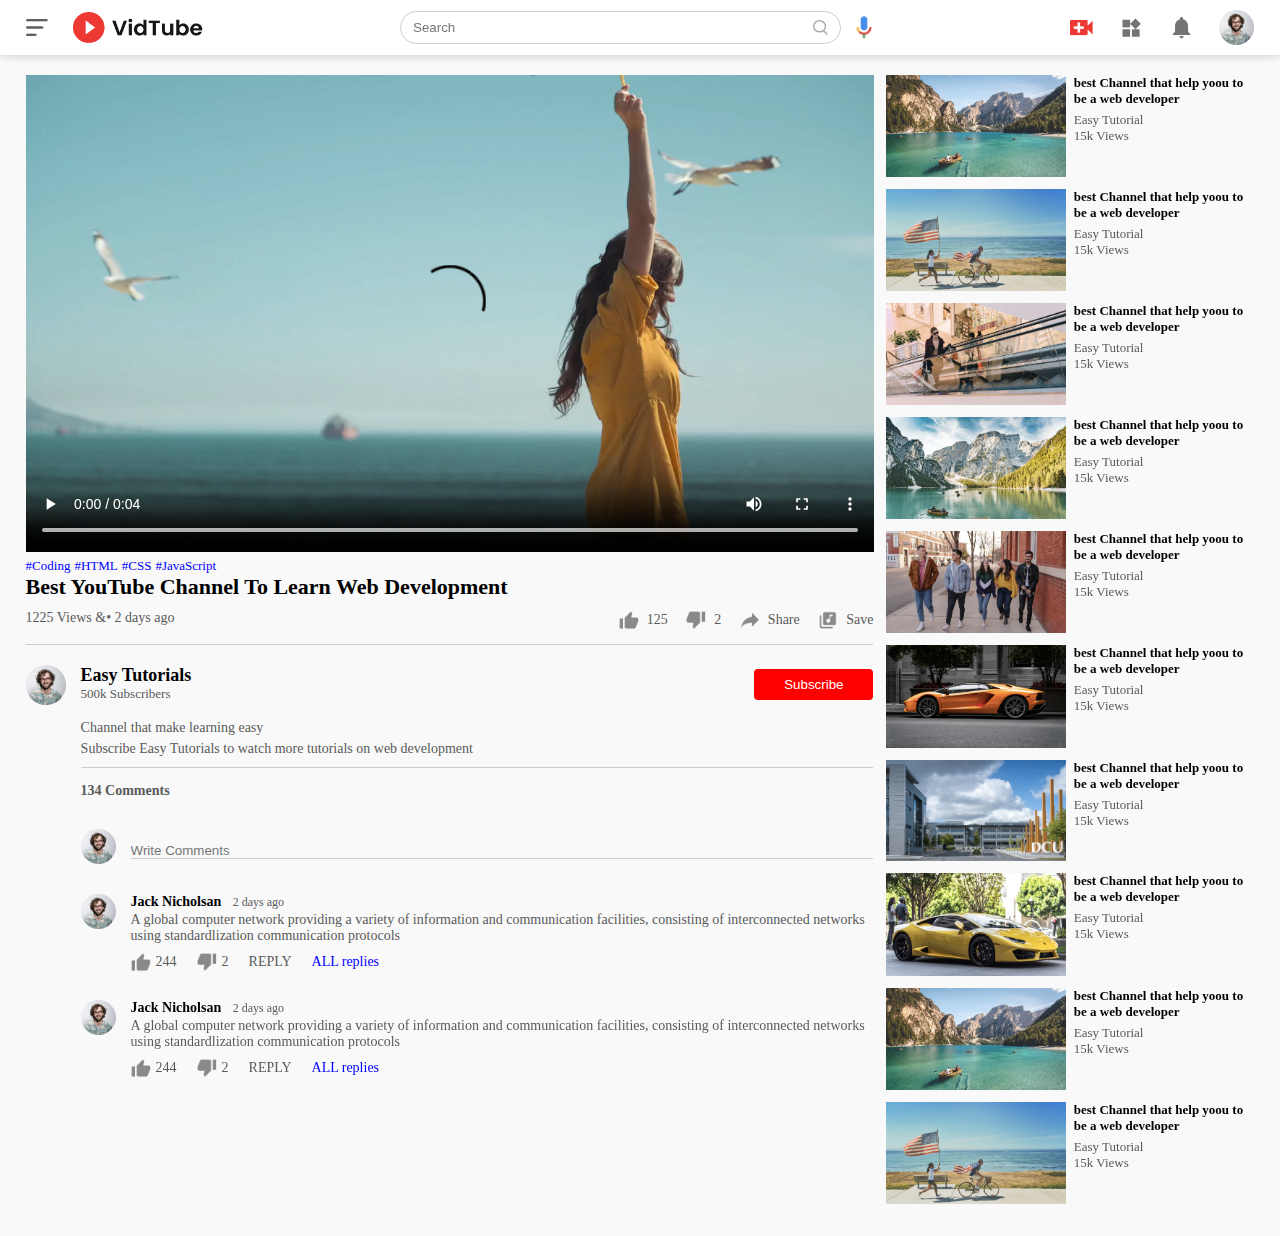
<file: play-video.html>
<!DOCTYPE html>
<html lang="en">
<head>
    <meta charset="UTF-8">
    <meta name="viewport" content="width=device-width, initial-scale=1.0">
    <title>Play Video</title>
    <link rel="stylesheet" href="style.css">
</head>
<body>
    <nav class="flex-div">
        <div class="nav-left flex-div">
            <img src="images/menu.png" class="menu-icon">
            <img src="images/logo.png" class="logo">
        </div>
        <div class="nav-middle flex-div">
            <div class="search-box flex-div">
                <input type="text" placeholder="Search">
                <img src="images/search.png">
            </div>
            <img src="images/voice-search.png" class="mic-icon">
        </div>
        <div class="nav-right flex-div">
            <img src="images/upload.png">
            <img src="images/more.png">
            <img src="images/notification.png">
            <img src="images/Jack.png" class="user-icon" >
        </div>
    </nav>


    <div class="container play-container">
        <div class="row">
            <div class="play-video">
                <video controls autoplay >
                    <source src="images/video.mp4" type="video/mp4">
                </video>

                <div class="tags">
                    <a href="">#Coding</a> <a href="">#HTML</a> <a href="">#CSS</a> <a href="">#JavaScript</a>
                </div>
                <h3>Best YouTube Channel To Learn Web Development</h3>
                <div class="play-video-info">
                    <p>1225 Views &&bull; 2 days ago</p>
                <div>
                    <a href=""><img src="images/like.png">125</a>
                    <a href=""><img src="images/dislike.png">2</a>
                    <a href=""><img src="images/share.png">Share</a>
                    <a href=""><img src="images/save.png">Save</a>
                </div>
            </div>
            <hr>

            <div class="publisher">
                <img src="images/Jack.png">
                <div>
                    <p>Easy Tutorials</p>
                    <span>500k Subscribers</span>
                </div>
                <button type="button">Subscribe</button>
            </div>
                
            <div class="vid-descrition">
                <p>Channel that make learning easy</p>
                <p>Subscribe Easy Tutorials to watch more tutorials on web development</p>
                <hr>
                <h4>134 Comments</h4>



                <div class="add-comment">
                    <img src="images/Jack.png">
                    <input type="text" placeholder="Write Comments">
                </div>


                <div class="old-comment">
                    <img src="images/Jack.png">
                    <div>
                        <h3>Jack Nicholsan <span>2 days ago</span></h3>
                        <p>A global computer network providing a variety of information and communication facilities, consisting of interconnected networks using standardlization communication protocols</p>
                        <div class="comment-action">
                            <img src="images/like.png">
                            <span>244</span>
                            <img src="images/dislike.png" alt="">
                            <span>2</span>
                            <span>REPLY</span>
                            <a href="">ALL replies</a>
                        </div>
                    </div>
                </div>

                <div class="old-comment">
                    <img src="images/Jack.png">
                    <div>
                        <h3>Jack Nicholsan <span>2 days ago</span></h3>
                        <p>A global computer network providing a variety of information and communication facilities, consisting of interconnected networks using standardlization communication protocols</p>
                        <div class="comment-action">
                            <img src="images/like.png">
                            <span>244</span>
                            <img src="images/dislike.png" alt="">
                            <span>2</span>
                            <span>REPLY</span>
                            <a href="">ALL replies</a>
                        </div>
                    </div>
                </div>


            </div>









            </div>
            <div class="right-sidebar">

                <div class="side-video-list">
                    <a href="" class="small-thumbnail"> <img src="images/thumbnail1.png"></a>
                    <div class="vid-info">
                        <a href="">best Channel that help yoou to be a web developer</a>
                        <p>Easy Tutorial</p>
                        <p>15k Views</p>
                    </div>
                </div>
                <div class="side-video-list">
                    <a href="" class="small-thumbnail"> <img src="images/thumbnail2.png"></a>
                    <div class="vid-info">
                        <a href="">best Channel that help yoou to be a web developer</a>
                        <p>Easy Tutorial</p>
                        <p>15k Views</p>
                    </div>
                </div>
                <div class="side-video-list">
                    <a href="" class="small-thumbnail"> <img src="images/thumbnail3.png"></a>
                    <div class="vid-info">
                        <a href="">best Channel that help yoou to be a web developer</a>
                        <p>Easy Tutorial</p>
                        <p>15k Views</p>
                    </div>
                </div>
                <div class="side-video-list">
                    <a href="" class="small-thumbnail"> <img src="images/thumbnail4.png"></a>
                    <div class="vid-info">
                        <a href="">best Channel that help yoou to be a web developer</a>
                        <p>Easy Tutorial</p>
                        <p>15k Views</p>
                    </div>
                </div>
                <div class="side-video-list">
                    <a href="" class="small-thumbnail"> <img src="images/thumbnail5.png"></a>
                    <div class="vid-info">
                        <a href="">best Channel that help yoou to be a web developer</a>
                        <p>Easy Tutorial</p>
                        <p>15k Views</p>
                    </div>
                </div>
                <div class="side-video-list">
                    <a href="" class="small-thumbnail"> <img src="images/thumbnail6.png"></a>
                    <div class="vid-info">
                        <a href="">best Channel that help yoou to be a web developer</a>
                        <p>Easy Tutorial</p>
                        <p>15k Views</p>
                    </div>
                </div>
                <div class="side-video-list">
                    <a href="" class="small-thumbnail"> <img src="images/thumbnail7.png"></a>
                    <div class="vid-info">
                        <a href="">best Channel that help yoou to be a web developer</a>
                        <p>Easy Tutorial</p>
                        <p>15k Views</p>
                    </div>
                </div>
                <div class="side-video-list">
                    <a href="" class="small-thumbnail"> <img src="images/thumbnail8.png"></a>
                    <div class="vid-info">
                        <a href="">best Channel that help yoou to be a web developer</a>
                        <p>Easy Tutorial</p>
                        <p>15k Views</p>
                    </div>
                </div>
                <div class="side-video-list">
                    <a href="" class="small-thumbnail"> <img src="images/thumbnail1.png"></a>
                    <div class="vid-info">
                        <a href="">best Channel that help yoou to be a web developer</a>
                        <p>Easy Tutorial</p>
                        <p>15k Views</p>
                    </div>
                </div>
                <div class="side-video-list">
                    <a href="" class="small-thumbnail"> <img src="images/thumbnail2.png"></a>
                    <div class="vid-info">
                        <a href="">best Channel that help yoou to be a web developer</a>
                        <p>Easy Tutorial</p>
                        <p>15k Views</p>
                    </div>
                </div>



            </div>
        </div>
    </div>


</body>
</html>
</file>
<file: style.css>
* {
    margin: 0;
    padding: 0;
    font-family: 'poppins' sans-serif;
    box-sizing: border-box;
}
a {
    text-decoration: none;
    color: #5a5a5a;
}
img {
    cursor: pointer;
}

/* Here start the main CSS */

.flex-div {
    display: flex;
    align-items: center;
}
nav {
    padding: 10px 2%;
    justify-content: space-between;
    box-shadow: 0 0 10px rgba(0, 0, 0, 0.2);
    background: #fff;
    position: sticky;
    top: 0;
    z-index: 10;
}
.nav-right img{
    width: 25px;
    margin-right: 25px;
}
.nav-right .user-icon {
    width: 35px;
    border-radius: 50%;
    margin-right: 0;
}

.nav-left .menu-icon {
    width: 22px;
    margin-right: 25px;
}
.nav-left .logo {
    width: 130px;
}

.nav-middle .mic-icon {
    width: 16px;
}
.nav-middle .search-box {
    border: 1px solid #ccc;
    margin-right: 15px;
    padding: 8px 12px;
    border-radius: 25px;
}
.nav-middle .search-box input {
    width: 400px;
    border: 0;
    outline: 0;
    background: transparent;
}
.nav-middle .search-box img {
    width: 15px;
}
/* Navigation CSS is completes */
/* ---------------------------------------Sidebar is started */

.sidebar {
    background: #fff;
    width: 15%;
    height: 100vh;
    position: fixed;
    top: 0;
    padding-left: 2%;
    padding-top: 80px;
}

.shortcut-links a img {
    width: 20px;
    margin-right: 20px;
}
.shortcut-links a {
    display: flex;
    align-items: center;
    margin-bottom: 20px;
    width: fit-content;
    flex-wrap: wrap;
}
.shortcut-links a:first-child {
    color: #ed3833;
}
.sidebar hr {
    border: 0;
    height: 1px;
    background: #ccc;
    width: 85%;
}

.subscribed-list h3 {
    font-size: 13px;
    margin: 20px 0;
    color: #5a5a5a;
}
.subscribed-list a {
    display: flex;
    align-items: center;
    margin-bottom: 20px;
    width: fit-content;
    flex-wrap: wrap;
}
.subscribed-list a img {
    width: 25px;
    border-radius: 50%;
    margin-right: 20px;
}

.small-sidebar {
    width: 5%;

}
.small-sidebar a p {
    display: none;
}
.small-sidebar h3 {
    display: none;
}
.small-sidebar hr {
    width: 50%;
    margin-bottom: 25px;
}
/* Main CSS Starting --------------------- */

.container {
    background: #f9f9f9;
    padding-left: 17%;
    padding-right: 2%;
    padding-top: 20px;
    padding-bottom: 20px;
}
.large-container {
    padding-left: 7%;
}



.banner {
    width: 100%;
}
.banner img {
    width: 100%;
    border-radius: 8px;
}

.list-cotainer {
    display: grid;
    grid-template-columns: repeat(auto-fit, minmax(250px, 1fr));
    grid-column-gap: 16px;
    grid-row-gap: 30px;
    margin-top: 15px;
}
.vid-list .thumbnail{
     width: 100%;
     border-radius: 5px;
}
.vid-list .flex-div {
    align-items: flex-start;
    margin-top: 7px;
}

.vid-list .flex-div img {
    width: 35px;
    margin-right: 10px;
    border-radius: 50%;
}
.vid-info {
    color: #5a5a5a;
    font-size: 13px;

}
.vid-info a {
    color: #000;
    font-weight: 600;
    display: block;
    margin-bottom: 5px;
}

@media (max-width: 900px) {
    .menu-icon {
        display: none;
    }
    .sidebar {
        display: none;
    }
    .container, .large-container {
        padding-left: 5%;
        padding-rightt: 5%;
    }
    .nav-right img {
        display: none;
    }
    .nav-right .user-icon{
        display: block;
        width: 30px;
    }
    .nav-middle .search-box input {
        width: 100px;
    }
    .nav-middle .mic-icon {
        display: none;
    }
    .logo {
        width: 90px;

    }
}


/* ------------------------------Play video page--------------------------- */

.play-container {
    padding-left: 2%;
}

.row {
    display: flex;
    justify-content: space-between;
    flex-wrap: wrap;
}
.play-video {
    flex-basis: 69%;
}
.right-sidebar {
    flex-basis: 30%;
}
.play-video video {
    width: 100%;
}

.side-video-list {
    display: flex;
    justify-content: space-between;
    margin-bottom: 8px;
}
.side-video-list img {
    width: 100%;
}
.side-video-list .small-thumbnail {
    flex-basis: 49%;
}
.side-video-list .vid-info {
    flex-basis: 49%;
}



.play-video .tags a {
    color: #0000ff;
    font-size: 13px;
}
.play-video  h3 {
    font-weight: 600;
    font-size: 22px;
}
.play-video .play-video-info {
    display: flex;
    align-items: cener;
    justify-content: space-between;
    flex-wrap: wrap;
    margin-top: 10px;
    font-size: 14px;
    color: #5a5a5a;
}

.play-video .play-video-info a img {
    width: 20px;
    margin-right: 8px;
}
.play-video .play-video-info a {
    display: inline-flex;
    align-items: center;
    margin-left: 15px;
}
.play-video hr {
    border: 0;
    height: 1px;
    background: #ccc;
    margin: 10px 0;
}

.publisher {
    display: flex;
    align-items: center;
    margin-top: 20px;
}
.publisher div {
    flex: 1;
    line-height: 18px;
}
.publisher img {
    width: 40px;
    border-radius: 50%;
    margin-right: 15px;
}
.publisher div p {
    color: #000;
    font-weight: 600;
    font-size: 18px;
}
.publisher div  span {
    font-size: 13px;
    color: #5a5a5a;
}
.publisher button {
    background: red;
    color: #fff;
    padding: 8px 30px;
    border: 0;
    outline: 0;
    border-radius: 4px;
    cursor: pointer;
}
.vid-descrition {
    padding-left: 55px;
    margin: 15px 0;
}
.vid-descrition p {
    font-size: 14px;
    margin-bottom: 5px;
    color: #5a5a5a;
}
.vid-descrition h4 {
    font-size: 14px;
    color: #5a5a5a;
    margin-top: 15px;
}
/* Comments CSS */
.add-comment {
    display: flex;
    align-items: center;
    margin: 30px 0;
}
.add-comment img {
    width: 35px;
    border-radius: 50%;
    margin-right: 15px;
}
.add-comment input {
    border: 0;
    outline: 0;
    border-bottom: 1px solid #ccc;
    width: 100%;
    padding-top: 10px;
    background: transparent;
}

.old-comment {
    display: flex;
    align-items: cenetr;
    margin: 20px 0;
}
.old-comment img {
    width: 35px;height: 35px;
    border-radius: 50%;
    margin-right: 15px;
} 
.old-comment h3 {
    font-size: 14px;
    margin-bottom: 2px;
}
.old-comment h3 span {
    font-size: 12px;
    color: #5a5a5a;
    font-weight: 500;
    margin-left: 8px;
} 
.old-comment .comment-action {
    display: flex;
    align-items: center;
    margin: 8px 0;
    font-size: 14px;
}
.old-comment .comment-action img {
    border-radius: 0;
    width: 20px;
    height: 20px;
    margin-right: 5px;
}
.old-comment .comment-action span {
    margin-right: 20px;
    color: #5a5a5a;
}
.old-comment .comment-action a {
    color: #0000ff;
}


@media (max-width:900px) {
    .play-video {
        flex-basis: 100%;
    }
    .right-sidebar {
        flex-basis: 100%;
    }
    .play-container {
        padding-left: 5%;
    }
    .vid-descrition {
        padding-left: 0;
    }
    .play-video .play-video-info a {
        margin-left: 0;
        margin-right: 15px;
        margin-top: 15px;
    }
}
</file>
